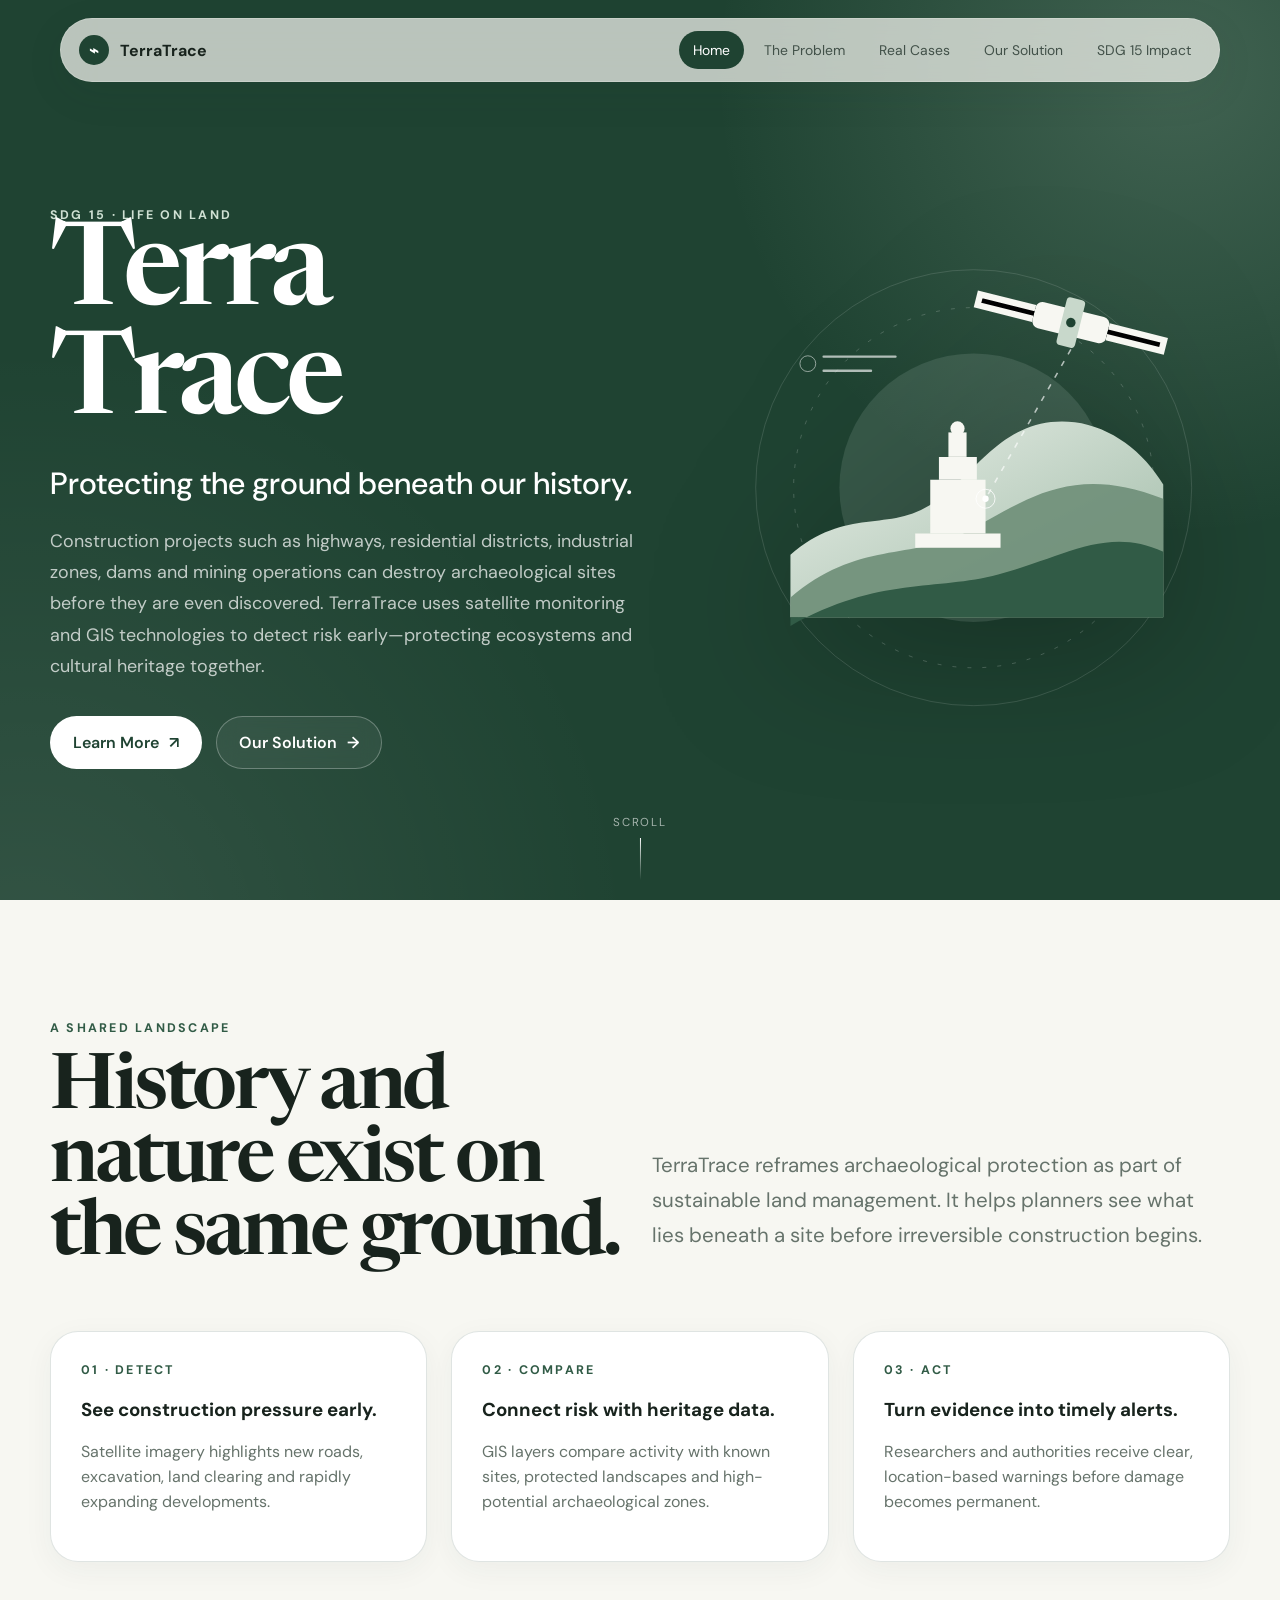
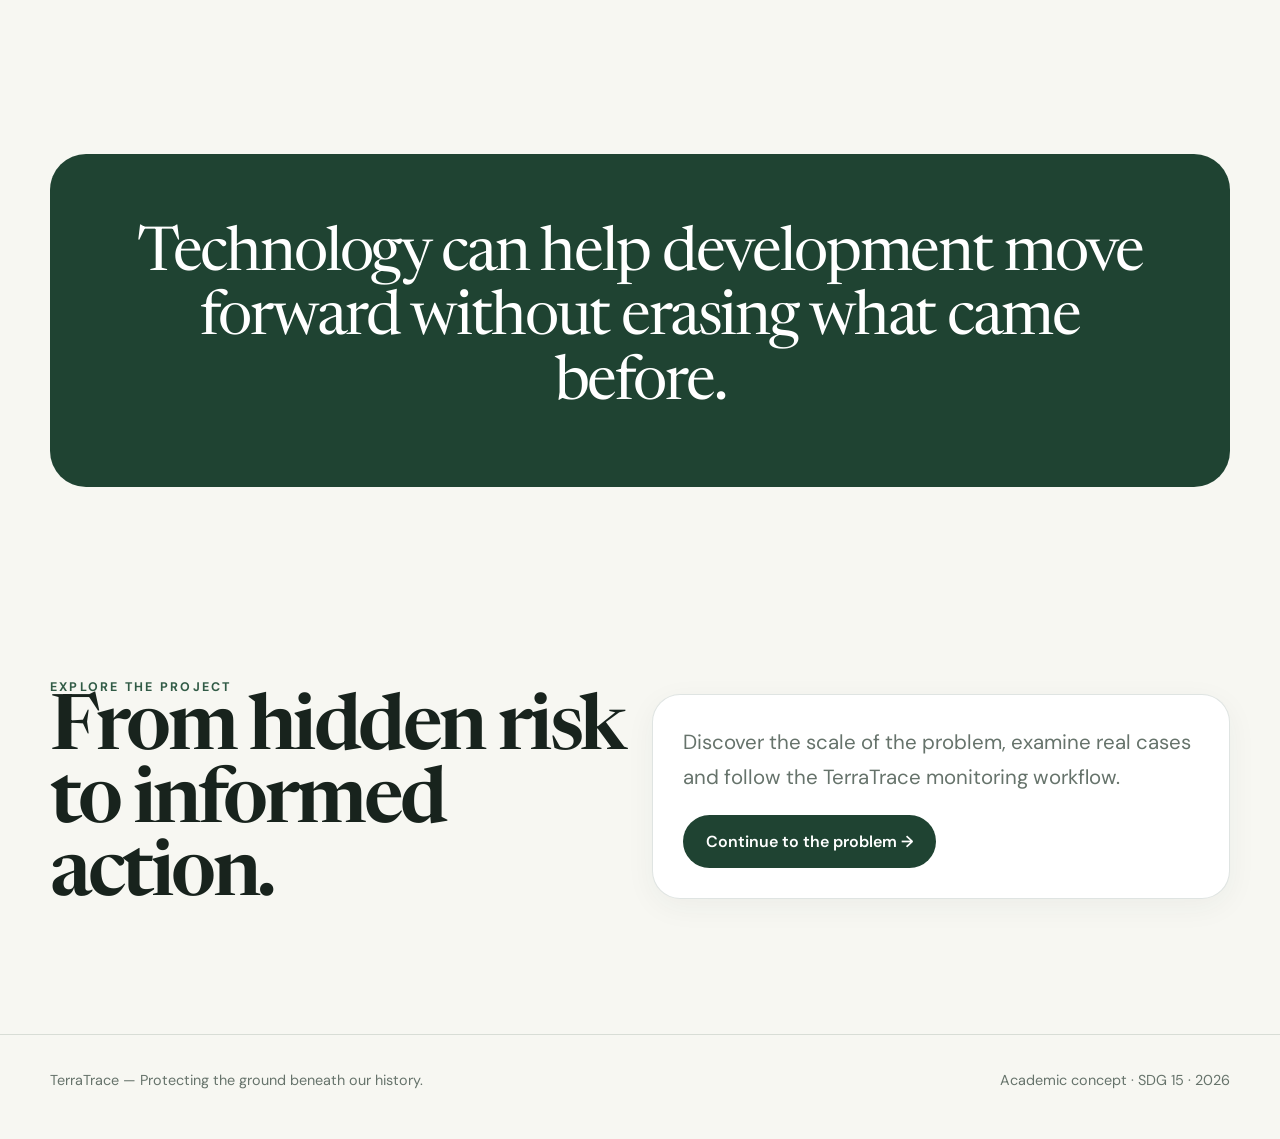
<file: index.html>
<!doctype html><html lang="en"><head><meta charset="utf-8"><meta name="viewport" content="width=device-width,initial-scale=1"><meta name="description" content="TerraTrace protects archaeological heritage through satellite monitoring and sustainable development."><title>TerraTrace — Protecting the Ground Beneath Our History</title><link rel="stylesheet" href="assets/styles.css"></head>
<body class="page-enter"><div data-header></div>
<main>
<section class="hero" id="top"><div class="container hero-grid">
<div class="hero-copy reveal visible"><div class="eyebrow">SDG 15 · Life on Land</div><h1 class="display h1">Terra<br>Trace</h1><h2 style="font-size:clamp(1.35rem,2.4vw,2.2rem);font-weight:500;margin:22px 0">Protecting the ground beneath our history.</h2><p>Construction projects such as highways, residential districts, industrial zones, dams and mining operations can destroy archaeological sites before they are even discovered. TerraTrace uses satellite monitoring and GIS technologies to detect risk early—protecting ecosystems and cultural heritage together.</p><div class="hero-actions"><a class="btn btn-light" href="problem.html">Learn More <span>↗</span></a><a class="btn btn-ghost" href="solution.html">Our Solution <span>→</span></a></div></div>
<div class="hero-art reveal visible delay-2" aria-label="Satellite monitoring an archaeological landscape">
<svg viewBox="0 0 650 650" role="img"><defs><linearGradient id="g1" x1="0" y1="0" x2="1" y2="1"><stop stop-color="#eaf0e9"/><stop offset="1" stop-color="#9db9a5"/></linearGradient><filter id="blur"><feGaussianBlur stdDeviation="16"/></filter></defs>
<circle cx="325" cy="325" r="276" fill="none" stroke="rgba(255,255,255,.16)" stroke-width="1"/><circle class="orbit" cx="325" cy="325" r="228" fill="none" stroke="rgba(255,255,255,.24)" stroke-dasharray="5 14"/>
<circle class="pulse" cx="325" cy="325" r="170" fill="rgba(222,234,224,.12)"/>
<path d="M93 410C164 348 218 383 274 344c57-39 90-112 179-102 46 6 87 37 112 79v168H93z" fill="url(#g1)"/>
<path d="M93 464c84-72 156-48 221-82 77-41 134-89 251-43v150H93z" fill="#72927c" opacity=".95"/>
<path d="M93 500c112-63 185-44 263-65 83-22 137-62 209-29v83H93z" fill="#315b46"/>
<g fill="#f7f7f2"><path d="M251 383h108v18H251z"/><path d="M270 315h70v68h-70z"/><path d="M281 286h48v29h-48z"/><path d="M293 255h23v31h-23z"/><circle cx="304.5" cy="250" r="9"/></g>
<g transform="translate(448 116) rotate(14)"><rect x="-48" y="-17" width="96" height="34" rx="9" fill="#f7f7f2"/><rect x="-12" y="-31" width="24" height="62" rx="5" fill="#c8d8cb"/><path d="M-48-7h-72v14h72m96-14h72v14H48" stroke="#f7f7f2" stroke-width="8"/><circle cx="0" cy="0" r="6" fill="#1F4332"/></g>
<path d="M448 150L340 339" stroke="#fff" stroke-width="2" stroke-dasharray="7 10" opacity=".65"/><circle cx="340" cy="339" r="12" fill="none" stroke="#fff"/><circle cx="340" cy="339" r="4" fill="#fff"/>
<g opacity=".65"><path d="M135 159h91M135 177h60" stroke="#fff" stroke-width="3" stroke-linecap="round"/><circle cx="115" cy="168" r="10" fill="none" stroke="#fff"/></g>
</svg></div></div><a class="scroll-cue" href="#overview"><span>Scroll</span><span class="scroll-line"></span></a></section>
<section class="section" id="overview"><div class="container"><div class="eyebrow reveal">A shared landscape</div><div class="grid grid-2" style="align-items:end;margin-top:18px"><h2 class="display h2 reveal">History and nature exist on the same ground.</h2><p class="lead reveal delay-1">TerraTrace reframes archaeological protection as part of sustainable land management. It helps planners see what lies beneath a site before irreversible construction begins.</p></div><div class="grid grid-3" style="margin-top:58px"><article class="card reveal"><div class="eyebrow">01 · Detect</div><h3>See construction pressure early.</h3><p class="stat-label">Satellite imagery highlights new roads, excavation, land clearing and rapidly expanding developments.</p></article><article class="card reveal delay-1"><div class="eyebrow">02 · Compare</div><h3>Connect risk with heritage data.</h3><p class="stat-label">GIS layers compare activity with known sites, protected landscapes and high-potential archaeological zones.</p></article><article class="card reveal delay-2"><div class="eyebrow">03 · Act</div><h3>Turn evidence into timely alerts.</h3><p class="stat-label">Researchers and authorities receive clear, location-based warnings before damage becomes permanent.</p></article></div></div></section>
<section class="section-sm"><div class="container"><div class="quote reveal">Technology can help development move forward without erasing what came before.</div></div></section>
<section class="section"><div class="container grid grid-2" style="align-items:center"><div class="reveal"><div class="eyebrow">Explore the project</div><h2 class="display h2">From hidden risk to informed action.</h2></div><div class="card reveal delay-1"><p class="lead" style="margin-top:0">Discover the scale of the problem, examine real cases and follow the TerraTrace monitoring workflow.</p><a class="btn btn-dark" href="problem.html">Continue to the problem →</a></div></div></section>
</main><div data-footer></div><script src="assets/components.js"></script><script src="assets/script.js"></script></body></html>
</file>
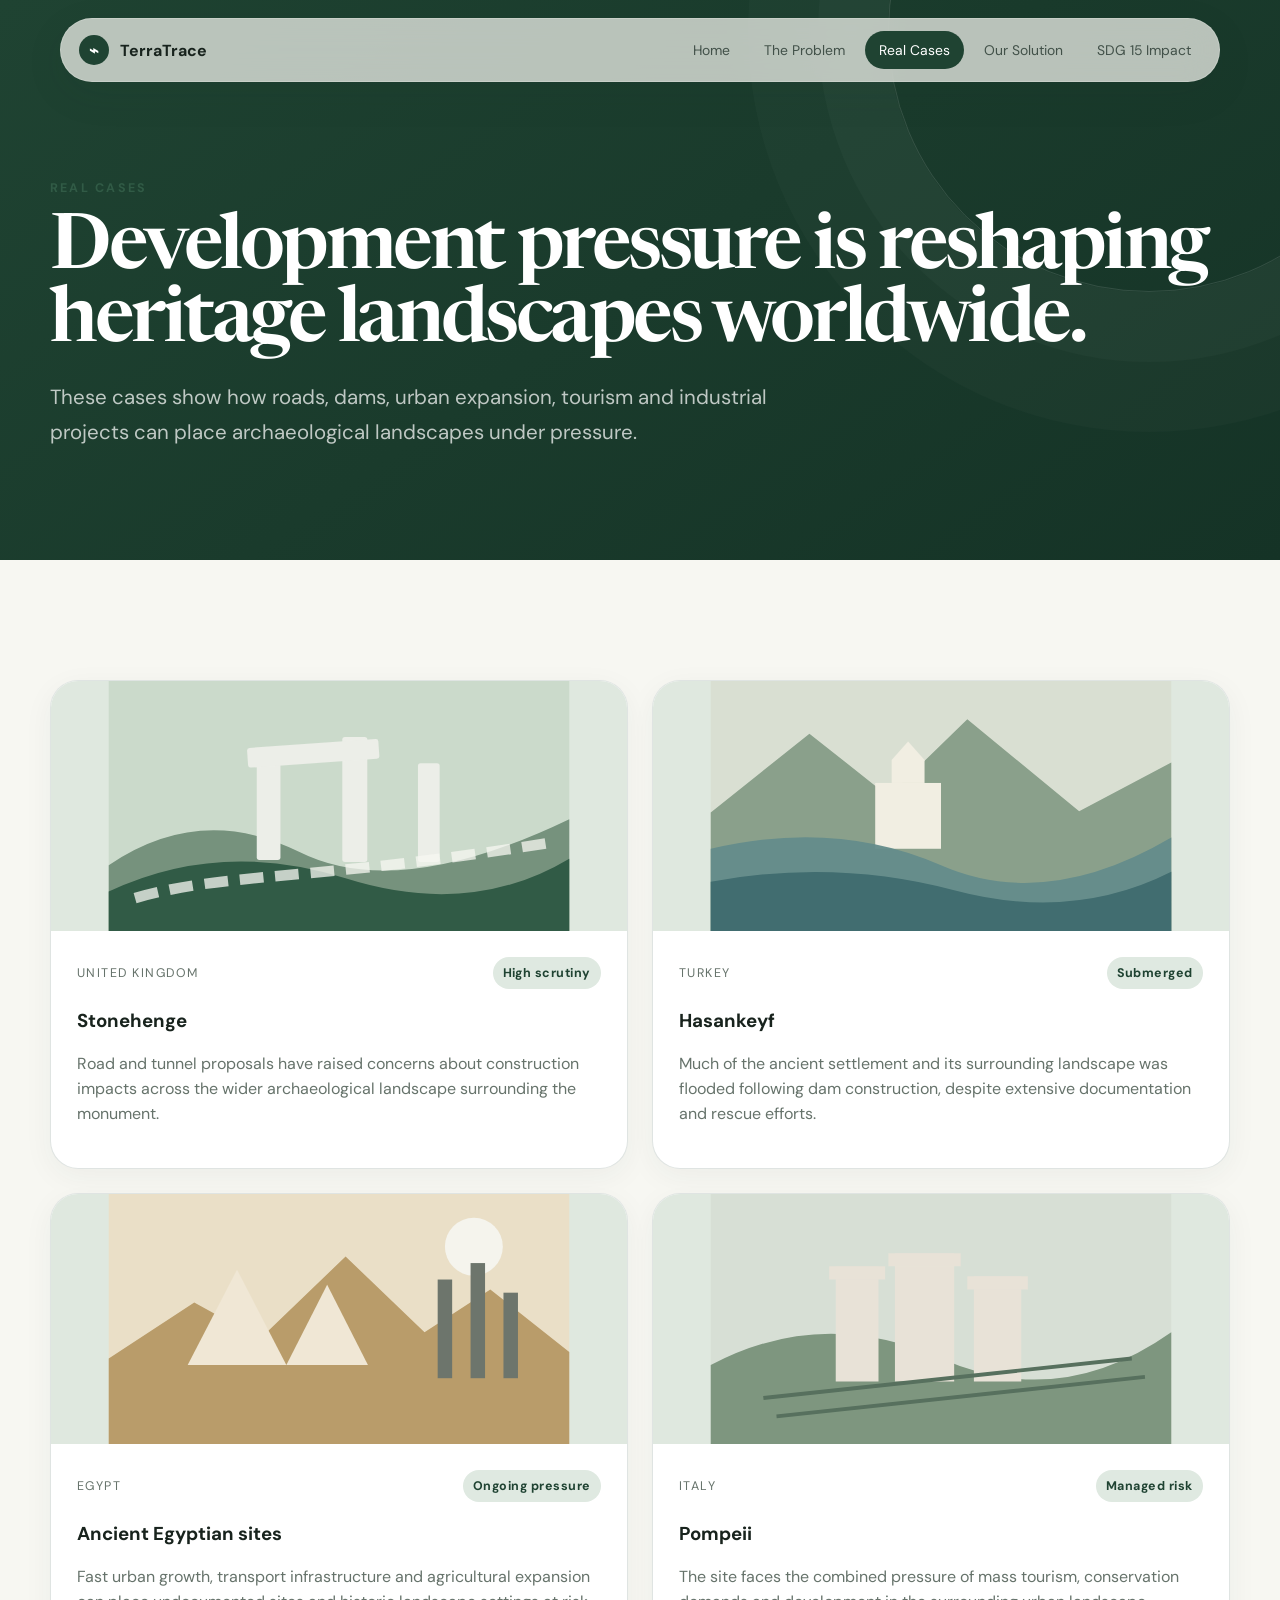
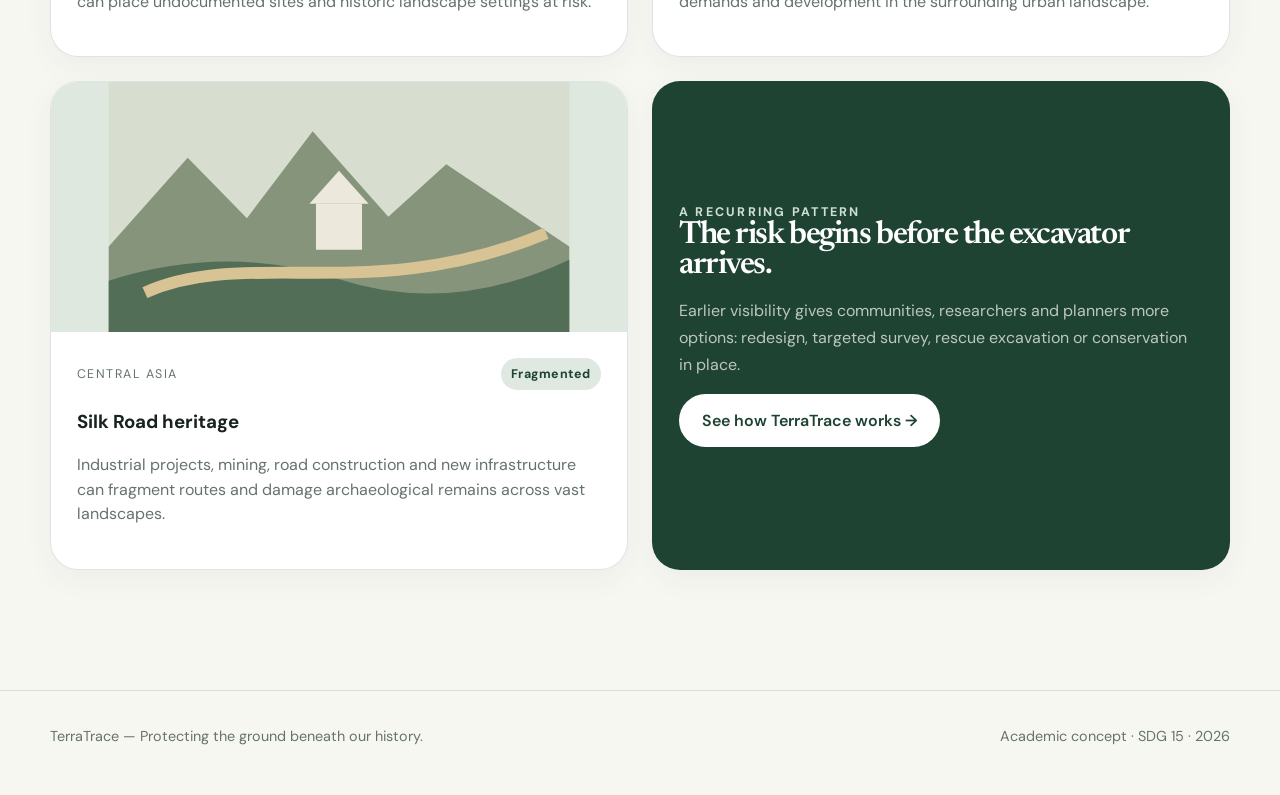
<file: cases.html>
<!doctype html><html lang="en"><head><meta charset="utf-8"><meta name="viewport" content="width=device-width,initial-scale=1"><title>Real Cases — TerraTrace</title><link rel="stylesheet" href="assets/styles.css"></head><body class="page-enter"><div data-header></div><main>
<section class="page-hero"><div class="container"><div class="eyebrow">Real Cases</div><h1 class="display h2" style="margin-top:18px">Development pressure is reshaping heritage landscapes worldwide.</h1><p class="lead">These cases show how roads, dams, urban expansion, tourism and industrial projects can place archaeological landscapes under pressure.</p></div></section>
<section class="section"><div class="container"><div class="grid grid-2">
<article class="card case-card reveal"><div class="case-visual"><svg viewBox="0 0 700 380"><rect width="700" height="380" fill="#cbdacb"/><path d="M0 280Q140 185 290 260T700 210V380H0" fill="#76927d"/><path d="M0 320Q170 240 360 300T700 270V380H0" fill="#315b46"/><g fill="#eceee8"><rect x="225" y="102" width="36" height="170" rx="4"/><rect x="355" y="85" width="38" height="190" rx="4"/><rect x="470" y="125" width="33" height="150" rx="4"/><rect x="210" y="102" width="200" height="30" rx="4" transform="rotate(-4 210 102)"/></g><path d="M40 330C180 290 305 305 670 246" stroke="#f7f7f2" stroke-width="16" fill="none" stroke-dasharray="36 18" opacity=".75"/></svg></div><div class="case-body"><div class="case-meta"><span>United Kingdom</span><span class="status">High scrutiny</span></div><h3>Stonehenge</h3><p class="stat-label">Road and tunnel proposals have raised concerns about construction impacts across the wider archaeological landscape surrounding the monument.</p></div></article>
<article class="card case-card reveal delay-1"><div class="case-visual"><svg viewBox="0 0 700 380"><rect width="700" height="380" fill="#d9dfd2"/><path d="M0 200L150 80l120 95L390 58l170 140 140-74v256H0z" fill="#8aa08b"/><g fill="#f1eee2"><rect x="250" y="155" width="100" height="100"/><rect x="275" y="120" width="50" height="35"/><path d="M275 120l25-28 25 28z"/></g><path d="M0 255Q190 210 350 280T700 238V380H0z" fill="#658d8c" opacity=".95"/><path d="M0 305Q190 270 370 318T700 290V380H0z" fill="#416d70"/></svg></div><div class="case-body"><div class="case-meta"><span>Turkey</span><span class="status">Submerged</span></div><h3>Hasankeyf</h3><p class="stat-label">Much of the ancient settlement and its surrounding landscape was flooded following dam construction, despite extensive documentation and rescue efforts.</p></div></article>
<article class="card case-card reveal"><div class="case-visual"><svg viewBox="0 0 700 380"><rect width="700" height="380" fill="#eadfc7"/><circle cx="555" cy="80" r="44" fill="#f7f7f2" opacity=".9"/><path d="M0 250l130-85 100 55 130-125 120 115 100-65 120 95v140H0z" fill="#b99c6a"/><g fill="#f0e7d5"><path d="M120 260l75-145 75 145z"/><path d="M270 260l62-122 62 122z"/></g><g fill="#6d756c"><rect x="500" y="130" width="22" height="150"/><rect x="550" y="105" width="22" height="175"/><rect x="600" y="150" width="22" height="130"/></g></svg></div><div class="case-body"><div class="case-meta"><span>Egypt</span><span class="status">Ongoing pressure</span></div><h3>Ancient Egyptian sites</h3><p class="stat-label">Fast urban growth, transport infrastructure and agricultural expansion can place undocumented sites and historic landscape settings at risk.</p></div></article>
<article class="card case-card reveal delay-1"><div class="case-visual"><svg viewBox="0 0 700 380"><rect width="700" height="380" fill="#d7dfd5"/><path d="M0 260Q170 170 350 250T700 210V380H0" fill="#7e967f"/><g fill="#e8e2d7"><rect x="190" y="110" width="65" height="175"/><rect x="280" y="90" width="90" height="195"/><rect x="400" y="125" width="72" height="160"/><path d="M180 110h85v20h-85zm90-20h110v20H270zm120 35h92v20h-92z"/></g><g stroke="#57705e" stroke-width="6"><path d="M80 310L640 250"/><path d="M100 338L660 278"/></g></svg></div><div class="case-body"><div class="case-meta"><span>Italy</span><span class="status">Managed risk</span></div><h3>Pompeii</h3><p class="stat-label">The site faces the combined pressure of mass tourism, conservation demands and development in the surrounding urban landscape.</p></div></article>
<article class="card case-card reveal"><div class="case-visual"><svg viewBox="0 0 700 380"><rect width="700" height="380" fill="#d8decf"/><path d="M0 250L120 115l90 92L310 75l115 130 88-80 187 125v130H0z" fill="#86947b"/><path d="M0 302Q180 245 350 300T700 270V380H0z" fill="#526e57"/><path d="M55 320C210 250 400 340 665 230" fill="none" stroke="#d8c394" stroke-width="18"/><g fill="#ece8dc"><rect x="315" y="185" width="70" height="70"/><path d="M305 185h90l-45-50z"/></g></svg></div><div class="case-body"><div class="case-meta"><span>Central Asia</span><span class="status">Fragmented</span></div><h3>Silk Road heritage</h3><p class="stat-label">Industrial projects, mining, road construction and new infrastructure can fragment routes and damage archaeological remains across vast landscapes.</p></div></article>
<article class="card case-card reveal delay-1" style="display:flex;align-items:center;justify-content:center;min-height:470px;background:var(--forest);color:white"><div class="case-body"><div class="eyebrow" style="color:#cfe0d3">A recurring pattern</div><h3 class="display h3">The risk begins before the excavator arrives.</h3><p style="color:rgba(255,255,255,.7);line-height:1.7">Earlier visibility gives communities, researchers and planners more options: redesign, targeted survey, rescue excavation or conservation in place.</p><a class="btn btn-light" href="solution.html">See how TerraTrace works →</a></div></article>
</div></div></section>
</main><div data-footer></div><script src="assets/components.js"></script><script src="assets/script.js"></script></body></html>
</file>
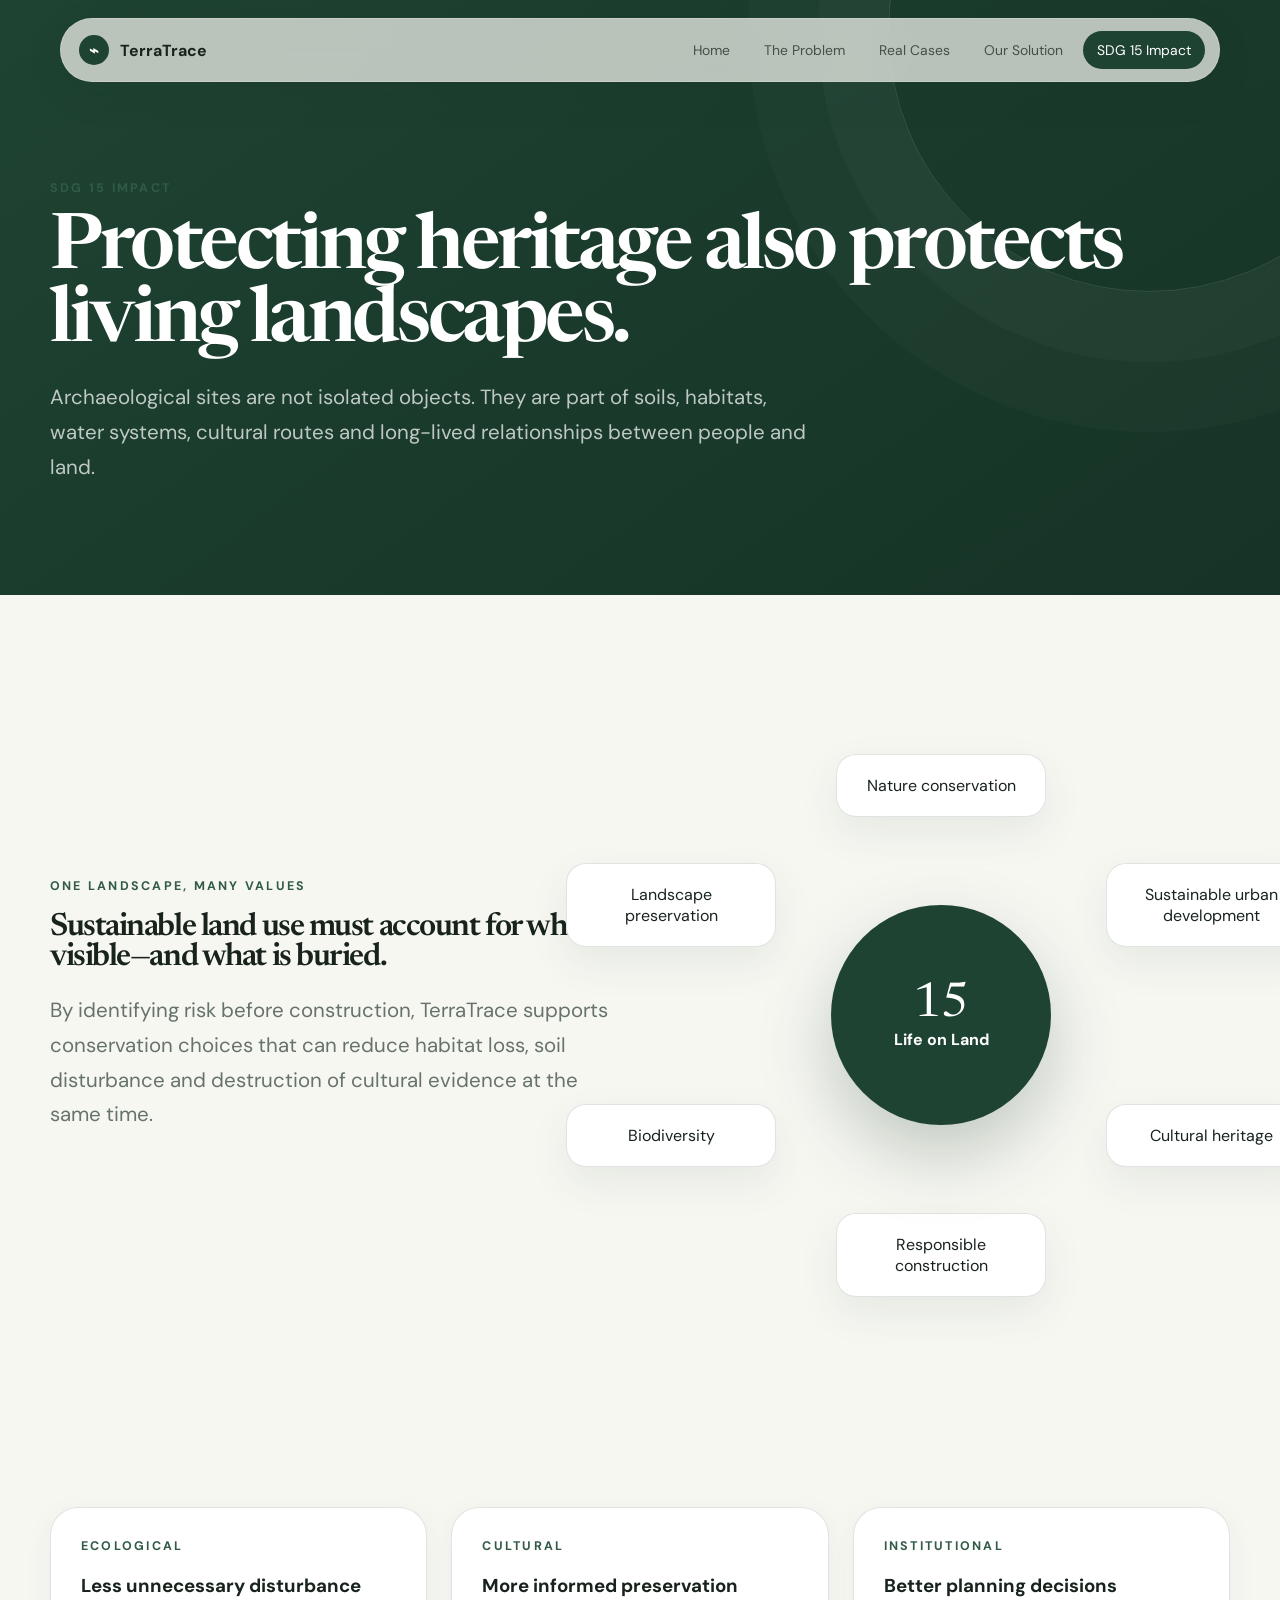
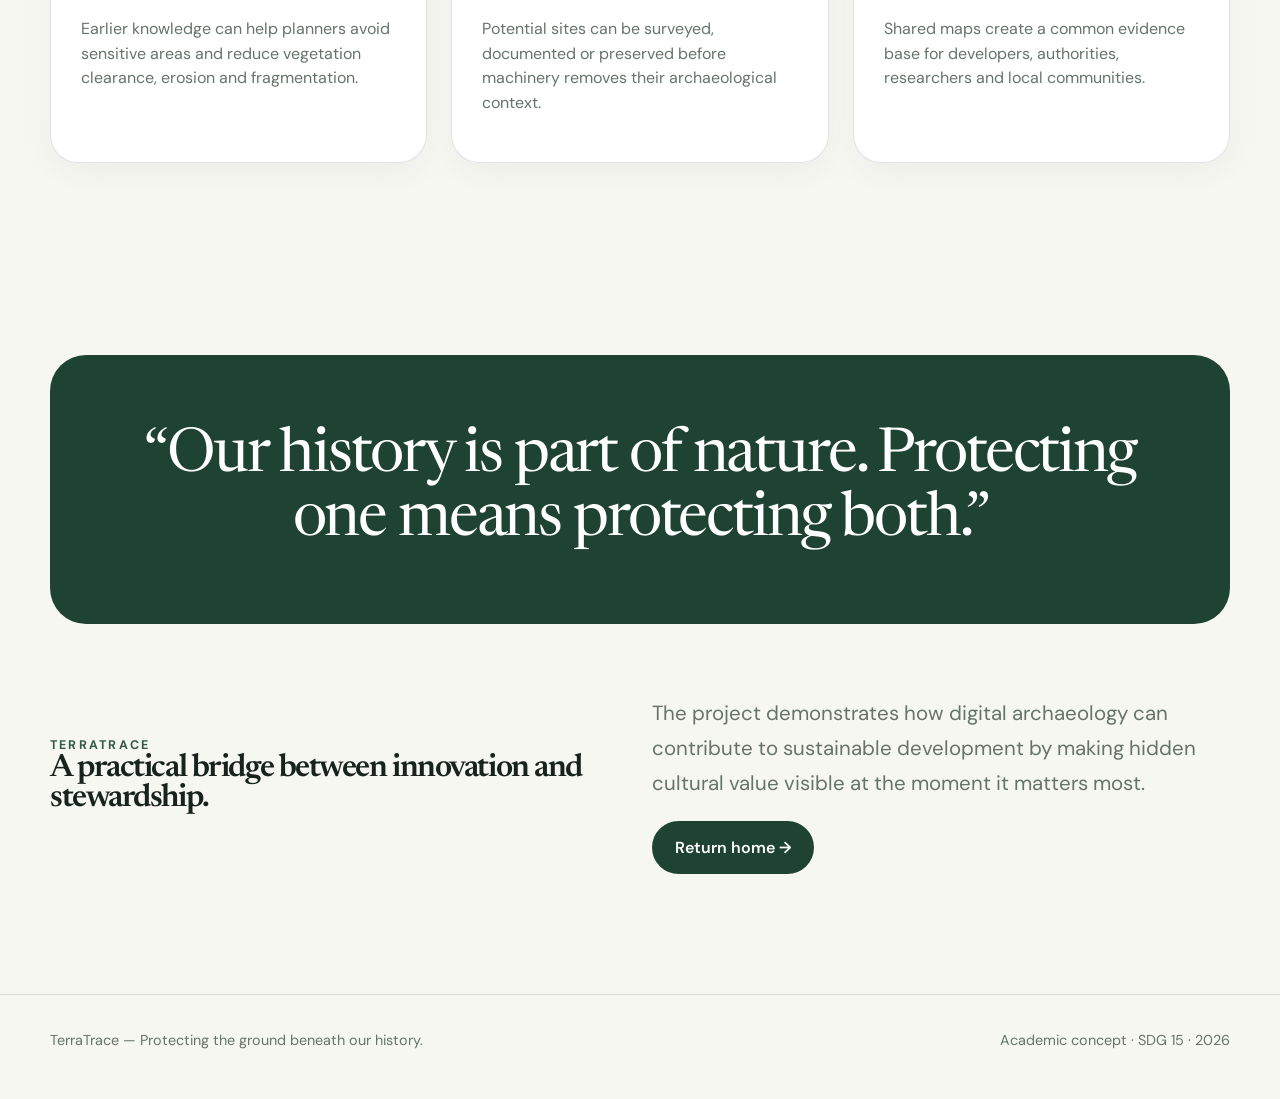
<file: impact.html>
<!doctype html><html lang="en"><head><meta charset="utf-8"><meta name="viewport" content="width=device-width,initial-scale=1"><title>SDG 15 Impact — TerraTrace</title><link rel="stylesheet" href="assets/styles.css"></head><body class="page-enter"><div data-header></div><main>
<section class="page-hero"><div class="container"><div class="eyebrow">SDG 15 Impact</div><h1 class="display h2" style="margin-top:18px">Protecting heritage also protects living landscapes.</h1><p class="lead">Archaeological sites are not isolated objects. They are part of soils, habitats, water systems, cultural routes and long-lived relationships between people and land.</p></div></section>
<section class="section"><div class="container grid grid-2" style="align-items:center"><div class="reveal"><div class="eyebrow">One landscape, many values</div><h2 class="display h3" style="margin-top:18px">Sustainable land use must account for what is visible—and what is buried.</h2><p class="lead">By identifying risk before construction, TerraTrace supports conservation choices that can reduce habitat loss, soil disturbance and destruction of cultural evidence at the same time.</p></div><div class="impact-wheel reveal delay-1"><div class="wheel-center"><div><div style="font-size:3rem;font-family:'Newsreader',serif">15</div><strong>Life on Land</strong></div></div><div class="wheel-item w1">Nature conservation</div><div class="wheel-item w2">Sustainable urban development</div><div class="wheel-item w3">Cultural heritage</div><div class="wheel-item w4">Responsible construction</div><div class="wheel-item w5">Biodiversity</div><div class="wheel-item w6">Landscape preservation</div></div></div></section>
<section class="section-sm"><div class="container"><div class="grid grid-3"><article class="card reveal"><div class="eyebrow">Ecological</div><h3>Less unnecessary disturbance</h3><p class="stat-label">Earlier knowledge can help planners avoid sensitive areas and reduce vegetation clearance, erosion and fragmentation.</p></article><article class="card reveal delay-1"><div class="eyebrow">Cultural</div><h3>More informed preservation</h3><p class="stat-label">Potential sites can be surveyed, documented or preserved before machinery removes their archaeological context.</p></article><article class="card reveal delay-2"><div class="eyebrow">Institutional</div><h3>Better planning decisions</h3><p class="stat-label">Shared maps create a common evidence base for developers, authorities, researchers and local communities.</p></article></div></div></section>
<section class="section"><div class="container"><div class="quote reveal">“Our history is part of nature. Protecting one means protecting both.”</div><div class="grid grid-2" style="margin-top:52px;align-items:center"><div><div class="eyebrow reveal">TerraTrace</div><h2 class="display h3 reveal">A practical bridge between innovation and stewardship.</h2></div><div class="reveal delay-1"><p class="lead">The project demonstrates how digital archaeology can contribute to sustainable development by making hidden cultural value visible at the moment it matters most.</p><a class="btn btn-dark" href="index.html">Return home →</a></div></div></div></section>
</main><div data-footer></div><script src="assets/components.js"></script><script src="assets/script.js"></script></body></html>
</file>
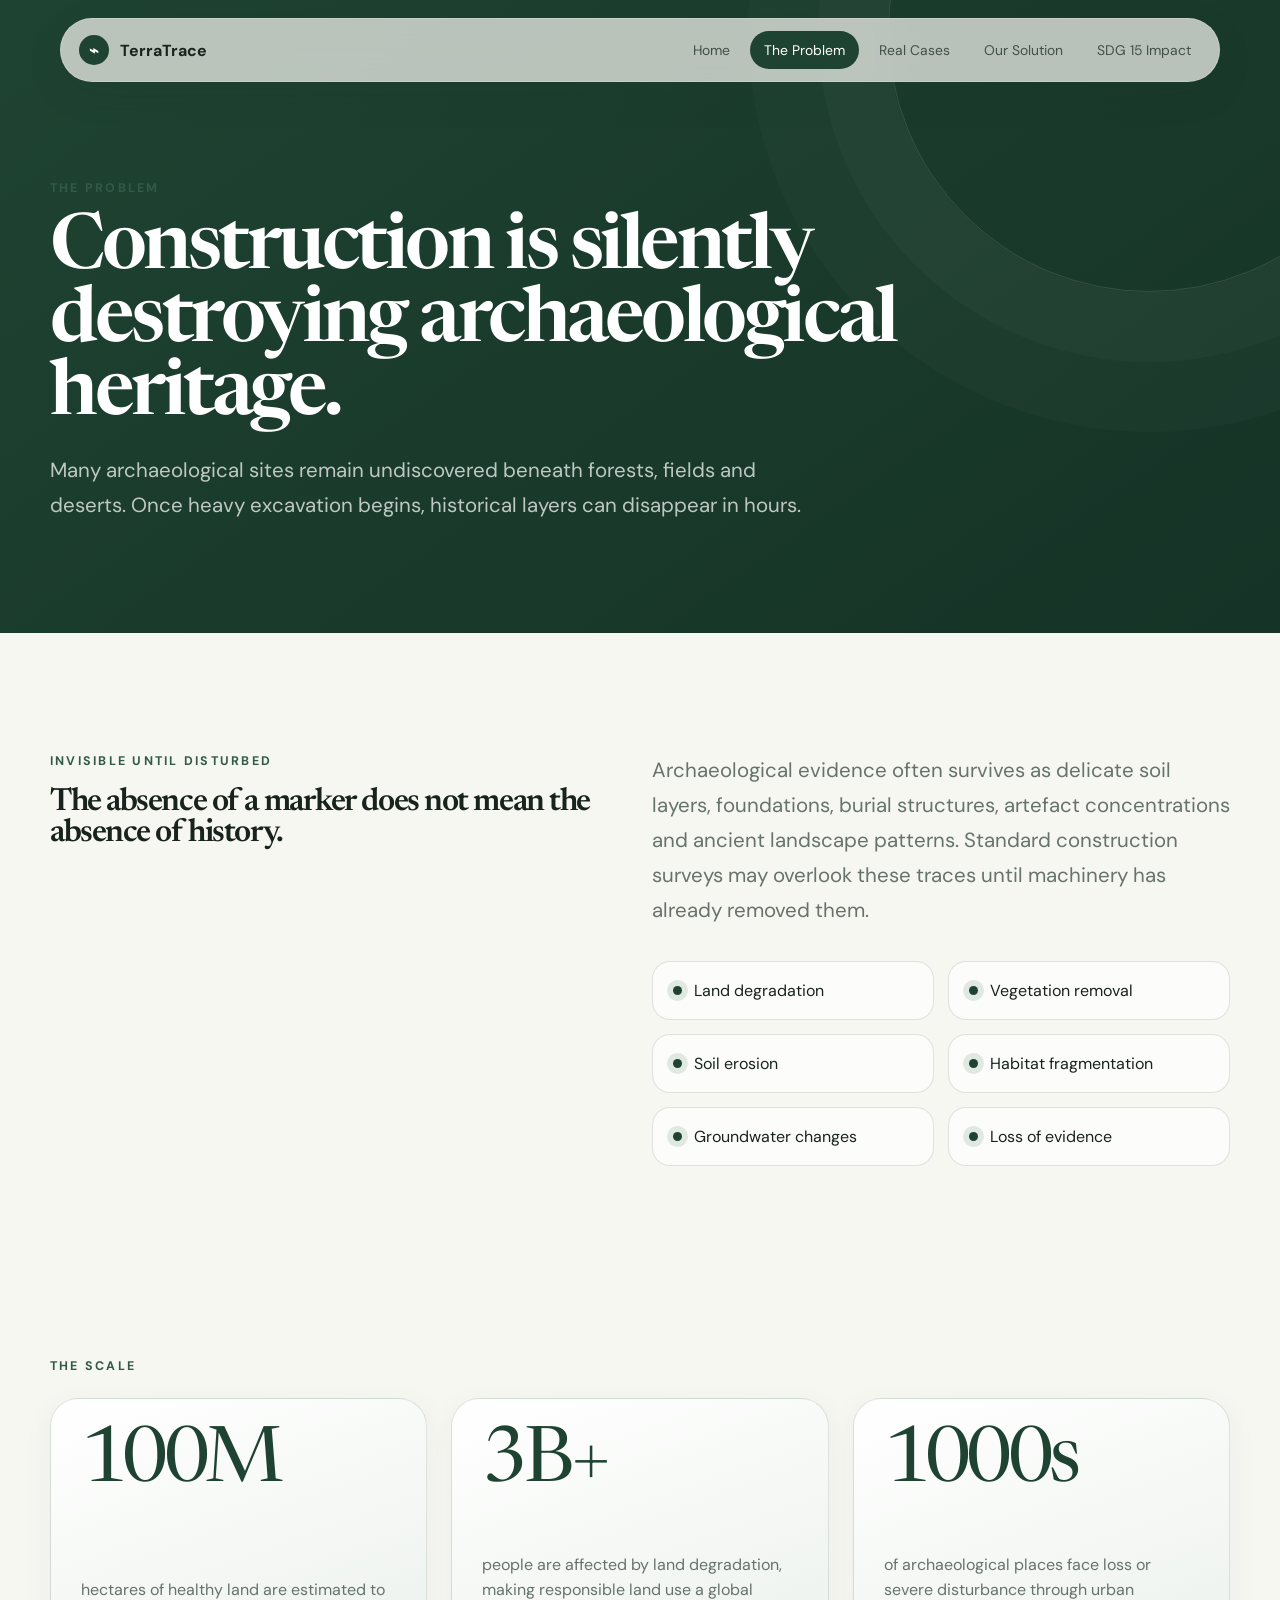
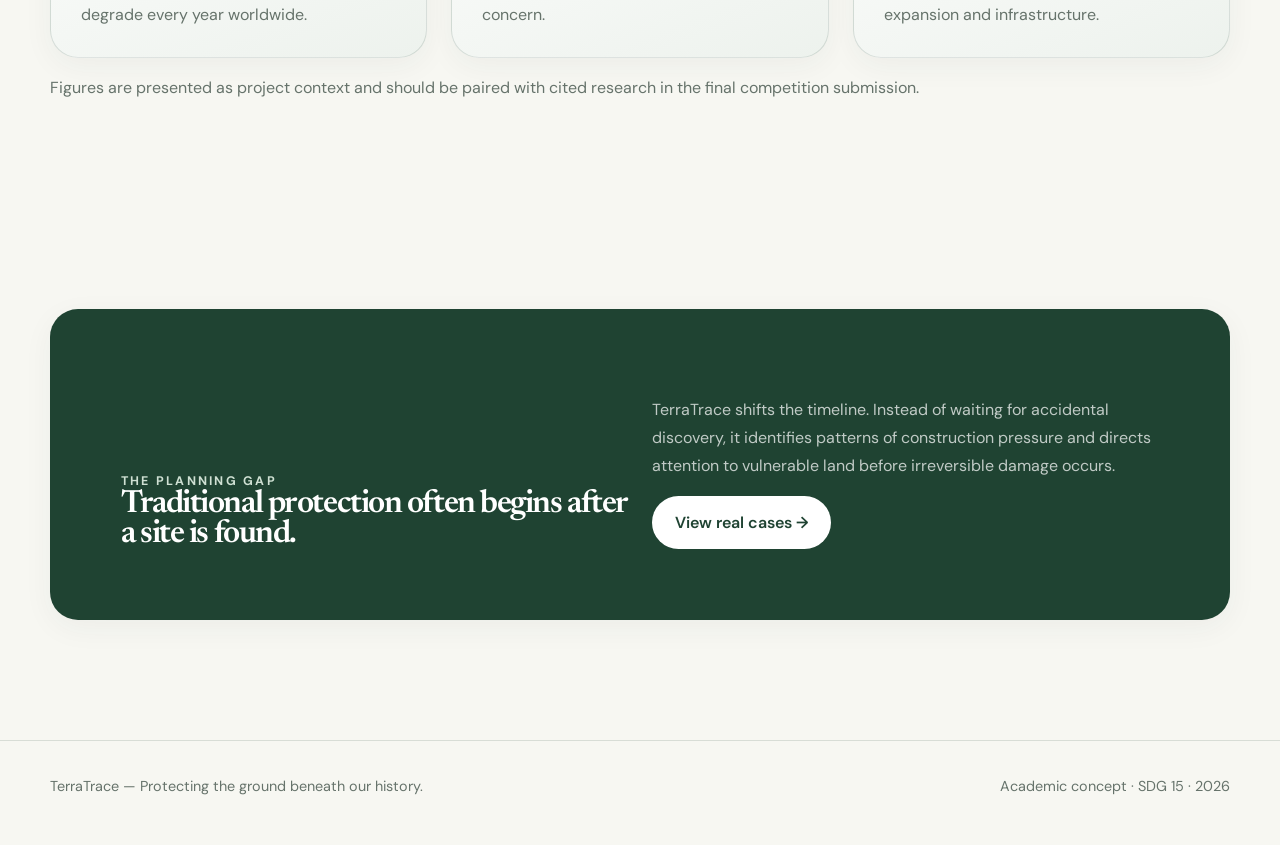
<file: problem.html>
<!doctype html><html lang="en"><head><meta charset="utf-8"><meta name="viewport" content="width=device-width,initial-scale=1"><title>The Problem — TerraTrace</title><link rel="stylesheet" href="assets/styles.css"></head><body class="page-enter"><div data-header></div><main>
<section class="page-hero"><div class="container"><div class="eyebrow">The Problem</div><h1 class="display h2" style="max-width:980px;margin-top:18px">Construction is silently destroying archaeological heritage.</h1><p class="lead">Many archaeological sites remain undiscovered beneath forests, fields and deserts. Once heavy excavation begins, historical layers can disappear in hours.</p></div></section>
<section class="section"><div class="container grid grid-2" style="align-items:start"><div><div class="eyebrow reveal">Invisible until disturbed</div><h2 class="display h3 reveal" style="margin-top:18px">The absence of a marker does not mean the absence of history.</h2></div><div class="reveal delay-1"><p class="lead" style="margin-top:0">Archaeological evidence often survives as delicate soil layers, foundations, burial structures, artefact concentrations and ancient landscape patterns. Standard construction surveys may overlook these traces until machinery has already removed them.</p><div class="feature-list"><div class="feature"><span class="dot"></span>Land degradation</div><div class="feature"><span class="dot"></span>Vegetation removal</div><div class="feature"><span class="dot"></span>Soil erosion</div><div class="feature"><span class="dot"></span>Habitat fragmentation</div><div class="feature"><span class="dot"></span>Groundwater changes</div><div class="feature"><span class="dot"></span>Loss of evidence</div></div></div></div></section>
<section class="section-sm"><div class="container"><div class="eyebrow reveal">The scale</div><div class="grid grid-3" style="margin-top:24px"><article class="card stat-card reveal"><div class="stat-number">100M</div><div class="stat-label">hectares of healthy land are estimated to degrade every year worldwide.</div></article><article class="card stat-card reveal delay-1"><div class="stat-number">3B+</div><div class="stat-label">people are affected by land degradation, making responsible land use a global concern.</div></article><article class="card stat-card reveal delay-2"><div class="stat-number">1000s</div><div class="stat-label">of archaeological places face loss or severe disturbance through urban expansion and infrastructure.</div></article></div><p class="stat-label reveal" style="margin-top:18px">Figures are presented as project context and should be paired with cited research in the final competition submission.</p></div></section>
<section class="section"><div class="container"><div class="card reveal" style="background:var(--forest);color:white;padding:clamp(30px,6vw,70px)"><div class="grid grid-2" style="align-items:end"><div><div class="eyebrow" style="color:#cfe0d3">The planning gap</div><h2 class="display h3">Traditional protection often begins after a site is found.</h2></div><div><p style="color:rgba(255,255,255,.72);line-height:1.75">TerraTrace shifts the timeline. Instead of waiting for accidental discovery, it identifies patterns of construction pressure and directs attention to vulnerable land before irreversible damage occurs.</p><a class="btn btn-light" href="cases.html">View real cases →</a></div></div></div></div></section>
</main><div data-footer></div><script src="assets/components.js"></script><script src="assets/script.js"></script></body></html>
</file>
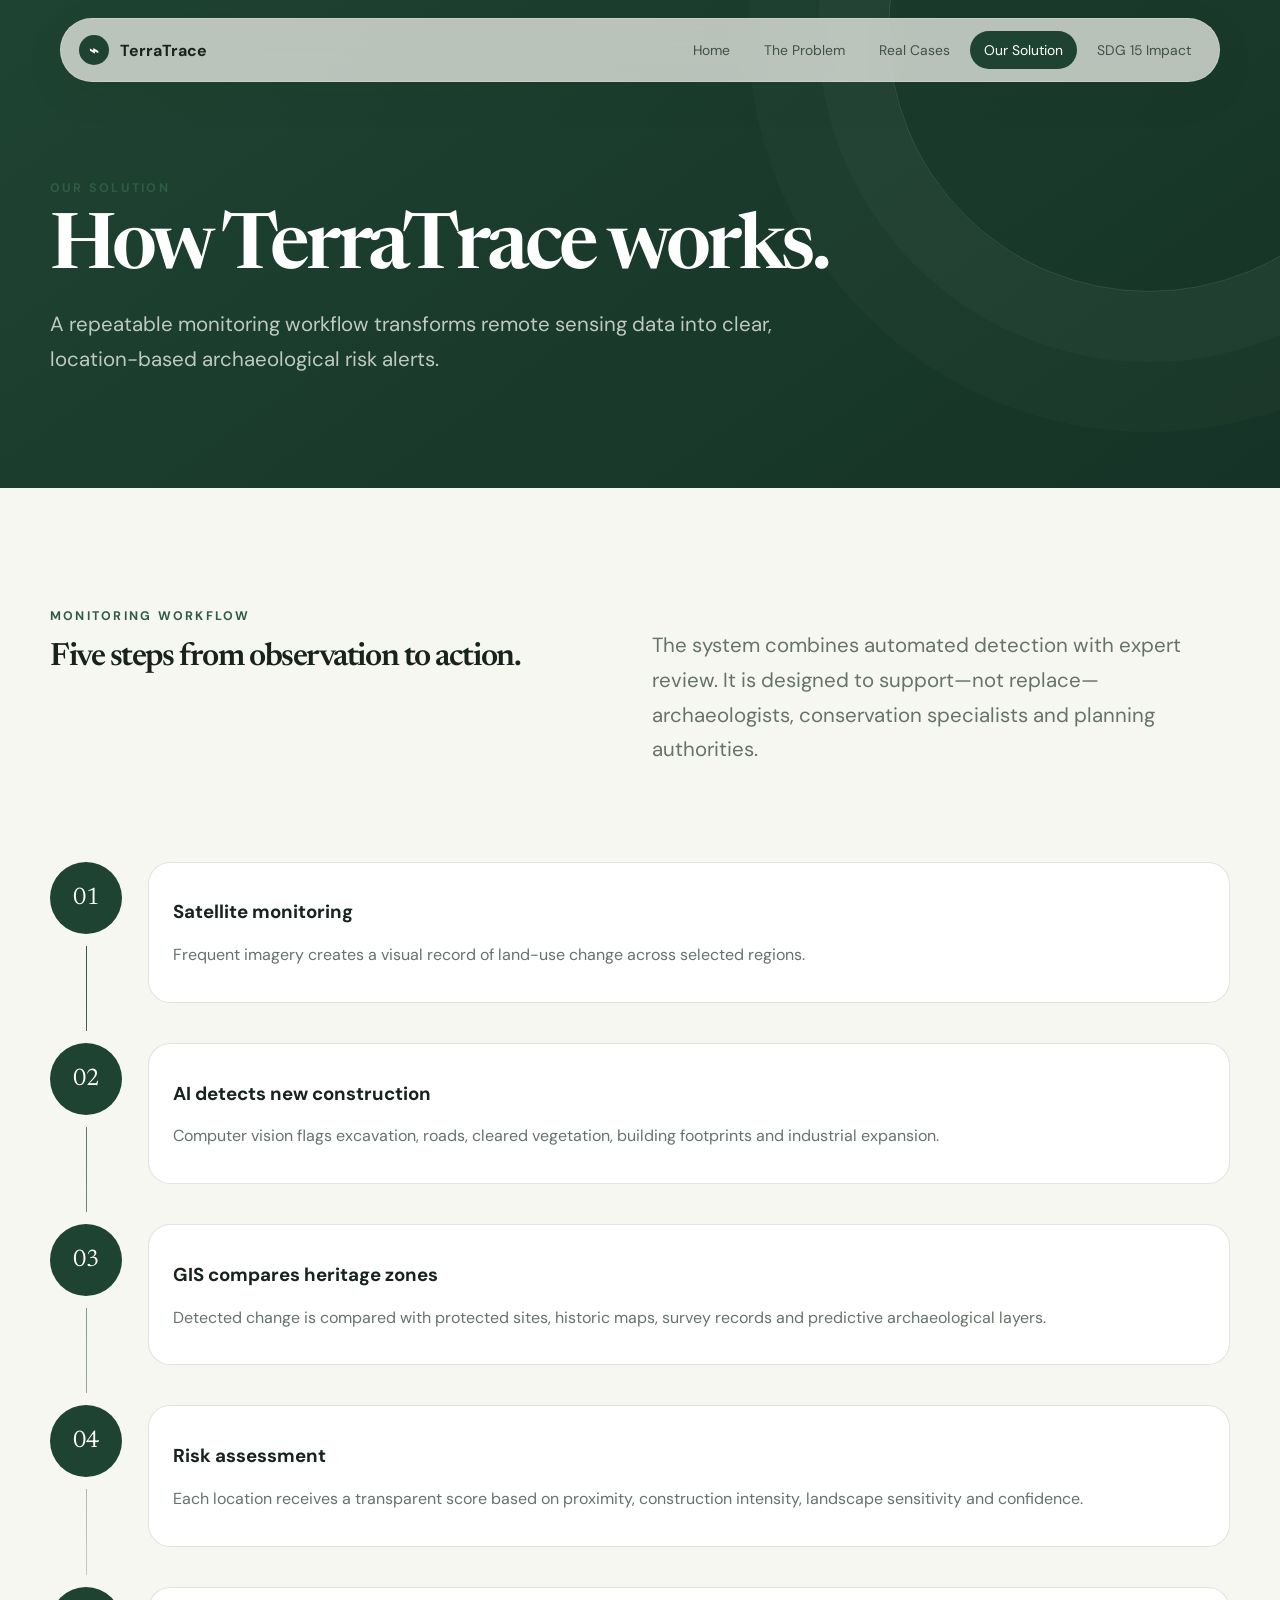
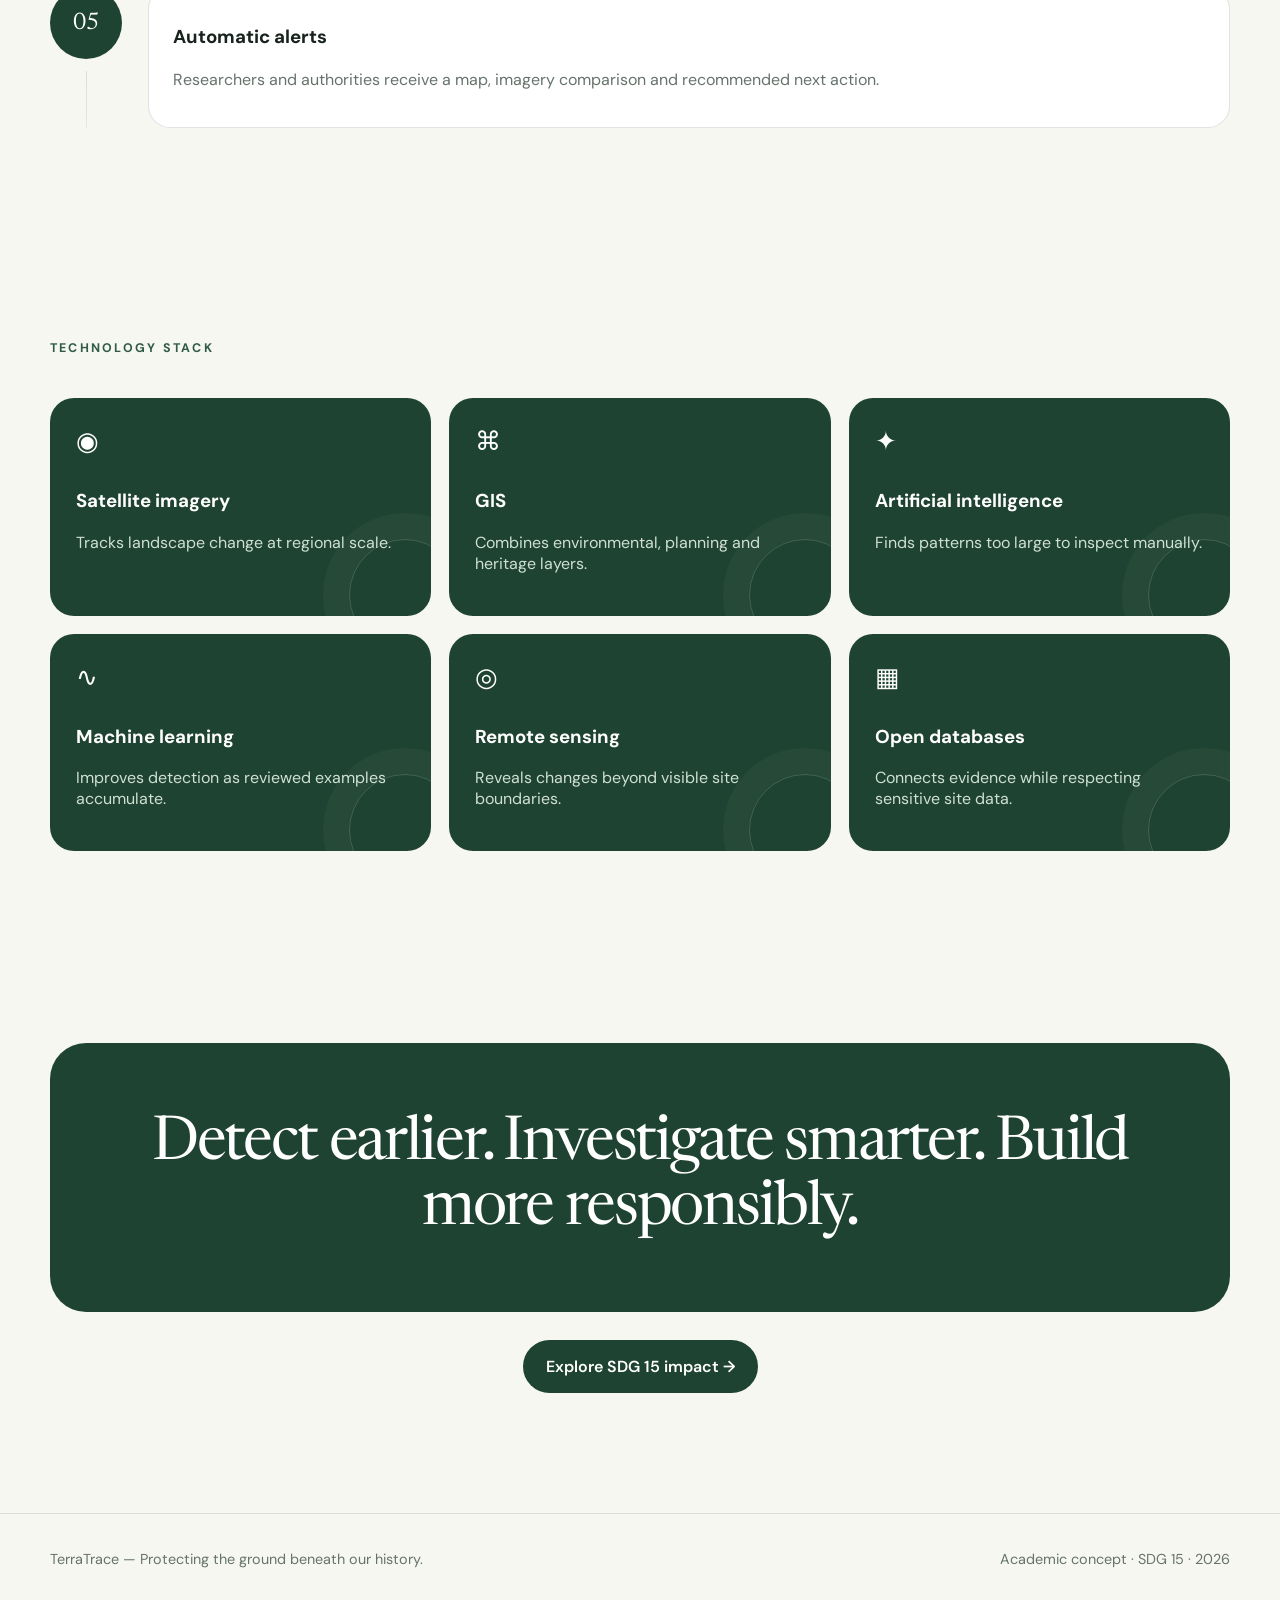
<file: solution.html>
<!doctype html><html lang="en"><head><meta charset="utf-8"><meta name="viewport" content="width=device-width,initial-scale=1"><title>Our Solution — TerraTrace</title><link rel="stylesheet" href="assets/styles.css"></head><body class="page-enter"><div data-header></div><main>
<section class="page-hero"><div class="container"><div class="eyebrow">Our Solution</div><h1 class="display h2" style="margin-top:18px">How TerraTrace works.</h1><p class="lead">A repeatable monitoring workflow transforms remote sensing data into clear, location-based archaeological risk alerts.</p></div></section>
<section class="section"><div class="container"><div class="grid grid-2"><div><div class="eyebrow reveal">Monitoring workflow</div><h2 class="display h3 reveal" style="margin-top:18px">Five steps from observation to action.</h2></div><p class="lead reveal delay-1">The system combines automated detection with expert review. It is designed to support—not replace—archaeologists, conservation specialists and planning authorities.</p></div><div class="timeline">
<div class="step reveal"><div class="step-num">01</div><div class="step-content"><h3>Satellite monitoring</h3><p class="stat-label">Frequent imagery creates a visual record of land-use change across selected regions.</p></div></div>
<div class="step reveal"><div class="step-num">02</div><div class="step-content"><h3>AI detects new construction</h3><p class="stat-label">Computer vision flags excavation, roads, cleared vegetation, building footprints and industrial expansion.</p></div></div>
<div class="step reveal"><div class="step-num">03</div><div class="step-content"><h3>GIS compares heritage zones</h3><p class="stat-label">Detected change is compared with protected sites, historic maps, survey records and predictive archaeological layers.</p></div></div>
<div class="step reveal"><div class="step-num">04</div><div class="step-content"><h3>Risk assessment</h3><p class="stat-label">Each location receives a transparent score based on proximity, construction intensity, landscape sensitivity and confidence.</p></div></div>
<div class="step reveal"><div class="step-num">05</div><div class="step-content"><h3>Automatic alerts</h3><p class="stat-label">Researchers and authorities receive a map, imagery comparison and recommended next action.</p></div></div>
</div></div></section>
<section class="section-sm"><div class="container"><div class="eyebrow reveal">Technology stack</div><div class="tech-grid"><div class="tech reveal"><div class="tech-icon">◉</div><h3>Satellite imagery</h3><p style="color:#cfe0d3">Tracks landscape change at regional scale.</p></div><div class="tech reveal delay-1"><div class="tech-icon">⌘</div><h3>GIS</h3><p style="color:#cfe0d3">Combines environmental, planning and heritage layers.</p></div><div class="tech reveal delay-2"><div class="tech-icon">✦</div><h3>Artificial intelligence</h3><p style="color:#cfe0d3">Finds patterns too large to inspect manually.</p></div><div class="tech reveal"><div class="tech-icon">∿</div><h3>Machine learning</h3><p style="color:#cfe0d3">Improves detection as reviewed examples accumulate.</p></div><div class="tech reveal delay-1"><div class="tech-icon">◎</div><h3>Remote sensing</h3><p style="color:#cfe0d3">Reveals changes beyond visible site boundaries.</p></div><div class="tech reveal delay-2"><div class="tech-icon">▦</div><h3>Open databases</h3><p style="color:#cfe0d3">Connects evidence while respecting sensitive site data.</p></div></div></div></section>
<section class="section"><div class="container"><div class="quote reveal">Detect earlier. Investigate smarter. Build more responsibly.</div><div style="text-align:center;margin-top:28px"><a class="btn btn-dark" href="impact.html">Explore SDG 15 impact →</a></div></div></section>
</main><div data-footer></div><script src="assets/components.js"></script><script src="assets/script.js"></script></body></html>
</file>
<file: assets/styles.css>
@import url('https://fonts.googleapis.com/css2?family=DM+Sans:wght@400;500;600;700&family=Newsreader:opsz,wght@6..72,500;6..72,600&display=swap');

:root{
  --forest:#1F4332;
  --forest-2:#153326;
  --forest-3:#315b46;
  --sage:#b8cbbd;
  --mint:#dfe9e1;
  --paper:#F7F7F2;
  --white:#fff;
  --ink:#18231d;
  --muted:#66736b;
  --line:rgba(31,67,50,.14);
  --shadow:0 24px 80px rgba(22,51,38,.13);
  --radius:28px;
  --ease:cubic-bezier(.2,.75,.25,1);
}

*{box-sizing:border-box}
html{scroll-behavior:smooth}
body{
  margin:0;
  font-family:'DM Sans',sans-serif;
  background:var(--paper);
  color:var(--ink);
  -webkit-font-smoothing:antialiased;
}
body.is-leaving{opacity:0;transform:translateY(8px);transition:.45s var(--ease)}
a{color:inherit;text-decoration:none}
img,svg{display:block;max-width:100%}
button{font:inherit}

.container{width:min(1180px,calc(100% - 40px));margin-inline:auto}
.section{padding:120px 0}
.section-sm{padding:72px 0}
.eyebrow{font-size:.78rem;letter-spacing:.18em;text-transform:uppercase;font-weight:700;color:var(--forest-3)}
.display{font-family:'Newsreader',serif;font-weight:600;letter-spacing:-.045em;line-height:.95;margin:0}
.h1{font-size:clamp(4rem,9vw,8.8rem)}
.h2{font-size:clamp(3rem,6vw,6rem)}
.h3{font-size:clamp(1.55rem,2.5vw,2.3rem)}
.lead{font-size:clamp(1.05rem,1.6vw,1.35rem);line-height:1.7;color:var(--muted);max-width:760px}
.grid{display:grid;gap:24px}
.grid-2{grid-template-columns:repeat(2,minmax(0,1fr))}
.grid-3{grid-template-columns:repeat(3,minmax(0,1fr))}

.site-header{
  position:fixed;z-index:50;top:18px;left:50%;transform:translateX(-50%);
  width:min(1160px,calc(100% - 28px));
  padding:12px 14px 12px 18px;
  border:1px solid rgba(255,255,255,.2);
  background:rgba(247,247,242,.72);backdrop-filter:blur(18px);
  border-radius:999px;display:flex;align-items:center;justify-content:space-between;
  box-shadow:0 12px 40px rgba(22,51,38,.08);
}
.brand{display:flex;align-items:center;gap:11px;font-weight:700}
.brand-mark{width:30px;height:30px;border-radius:50%;background:var(--forest);display:grid;place-items:center;color:white}
.nav{display:flex;align-items:center;gap:6px}
.nav a{padding:10px 14px;border-radius:999px;font-size:.87rem;color:#425149;transition:.25s}
.nav a:hover,.nav a.active{background:var(--forest);color:white}
.menu-btn{display:none;border:0;background:var(--forest);color:white;width:42px;height:42px;border-radius:50%}

.hero{
  min-height:100vh;padding:130px 0 54px;background:var(--forest);color:white;
  position:relative;overflow:hidden;display:flex;align-items:center;
}
.hero:before{content:"";position:absolute;inset:-20% -10%;background:
 radial-gradient(circle at 85% 20%,rgba(185,211,192,.22),transparent 28%),
 radial-gradient(circle at 10% 90%,rgba(255,255,255,.09),transparent 34%)}
.hero-grid{position:relative;display:grid;grid-template-columns:1.08fr .92fr;gap:64px;align-items:center}
.hero .eyebrow{color:#cfe0d3}
.hero-copy p{color:rgba(255,255,255,.72);max-width:640px;font-size:1.12rem;line-height:1.75}
.hero-actions{display:flex;gap:14px;flex-wrap:wrap;margin-top:34px}
.btn{display:inline-flex;align-items:center;justify-content:center;gap:10px;padding:15px 22px;border-radius:999px;font-weight:600;transition:.3s var(--ease);border:1px solid transparent}
.btn:hover{transform:translateY(-3px)}
.btn-light{background:white;color:var(--forest)}
.btn-ghost{border-color:rgba(255,255,255,.28);color:white;background:rgba(255,255,255,.06);backdrop-filter:blur(10px)}
.btn-dark{background:var(--forest);color:white}
.hero-art{position:relative;filter:drop-shadow(0 30px 70px rgba(0,0,0,.28))}
.hero-art .orbit{animation:spin 18s linear infinite;transform-origin:center}
.hero-art .pulse{animation:pulse 2.8s ease-in-out infinite}
@keyframes spin{to{transform:rotate(360deg)}}
@keyframes pulse{50%{opacity:.35;transform:scale(1.06)}}
.scroll-cue{position:absolute;left:50%;bottom:20px;transform:translateX(-50%);font-size:.72rem;letter-spacing:.16em;text-transform:uppercase;color:rgba(255,255,255,.6);display:grid;place-items:center;gap:8px}
.scroll-line{width:1px;height:42px;background:linear-gradient(white,transparent);animation:scrollLine 1.8s infinite}
@keyframes scrollLine{0%{transform:scaleY(.2);transform-origin:top}50%{transform:scaleY(1)}100%{transform:scaleY(.2);transform-origin:bottom}}

.page-hero{padding:180px 0 90px;background:linear-gradient(145deg,var(--forest),var(--forest-2));color:white;position:relative;overflow:hidden}
.page-hero:after{content:"";position:absolute;width:520px;height:520px;border:1px solid rgba(255,255,255,.12);border-radius:50%;right:-130px;top:-230px;box-shadow:0 0 0 70px rgba(255,255,255,.025),0 0 0 140px rgba(255,255,255,.018)}
.page-hero .lead{color:rgba(255,255,255,.72)}

.card{background:white;border:1px solid var(--line);border-radius:var(--radius);padding:30px;box-shadow:0 8px 30px rgba(31,67,50,.05);transition:.35s var(--ease)}
.card:hover{transform:translateY(-7px);box-shadow:var(--shadow)}
.stat-card{min-height:260px;display:flex;flex-direction:column;justify-content:space-between;background:linear-gradient(160deg,#fff,#edf2ed)}
.stat-number{font-family:'Newsreader',serif;font-size:clamp(3rem,6vw,5.6rem);letter-spacing:-.06em;color:var(--forest);line-height:.9}
.stat-label{color:var(--muted);line-height:1.55}
.feature-list{display:grid;grid-template-columns:repeat(2,minmax(0,1fr));gap:14px;margin-top:34px}
.feature{padding:18px 20px;border:1px solid var(--line);border-radius:18px;background:rgba(255,255,255,.65);display:flex;gap:12px;align-items:center}
.dot{width:9px;height:9px;border-radius:50%;background:var(--forest);box-shadow:0 0 0 6px var(--mint)}

.case-card{overflow:hidden;padding:0}
.case-visual{height:250px;background:#dfe8df;position:relative;overflow:hidden}
.case-visual svg{width:100%;height:100%;object-fit:cover;transition:.6s var(--ease)}
.case-card:hover .case-visual svg{transform:scale(1.04)}
.case-body{padding:26px}
.case-meta{display:flex;justify-content:space-between;gap:12px;align-items:center;margin-bottom:16px;font-size:.78rem;text-transform:uppercase;letter-spacing:.12em;color:var(--muted)}
.status{padding:8px 10px;border-radius:999px;background:var(--mint);color:var(--forest);font-weight:700;letter-spacing:.04em;text-transform:none}

.timeline{position:relative;margin-top:54px}
.timeline:before{content:"";position:absolute;left:36px;top:20px;bottom:20px;width:1px;background:linear-gradient(var(--forest),rgba(31,67,50,.08))}
.step{display:grid;grid-template-columns:72px 1fr;gap:26px;padding:20px 0;position:relative}
.step-num{width:72px;height:72px;border-radius:50%;display:grid;place-items:center;background:var(--forest);color:white;font-family:'Newsreader',serif;font-size:1.5rem;box-shadow:0 0 0 12px var(--paper);z-index:1}
.step-content{padding:18px 24px;border-radius:22px;background:white;border:1px solid var(--line)}
.tech-grid{display:grid;grid-template-columns:repeat(3,minmax(0,1fr));gap:18px;margin-top:42px}
.tech{padding:26px;border-radius:24px;background:var(--forest);color:white;min-height:180px;position:relative;overflow:hidden}
.tech:after{content:"";position:absolute;width:110px;height:110px;border-radius:50%;border:1px solid rgba(255,255,255,.16);right:-30px;bottom:-35px;box-shadow:0 0 0 26px rgba(255,255,255,.03)}
.tech-icon{font-size:1.65rem;margin-bottom:30px}

.impact-wheel{min-height:600px;display:grid;place-items:center;position:relative}
.wheel-center{width:220px;height:220px;border-radius:50%;background:var(--forest);color:white;display:grid;place-items:center;text-align:center;padding:28px;box-shadow:0 30px 70px rgba(31,67,50,.25);z-index:2}
.wheel-item{position:absolute;width:210px;padding:20px;border-radius:20px;background:white;border:1px solid var(--line);box-shadow:0 16px 40px rgba(31,67,50,.08);text-align:center}
.w1{transform:translateY(-230px)}.w2{transform:translate(270px,-110px)}.w3{transform:translate(270px,120px)}.w4{transform:translateY(240px)}.w5{transform:translate(-270px,120px)}.w6{transform:translate(-270px,-110px)}
.quote{padding:70px;border-radius:36px;background:var(--forest);color:white;text-align:center;font-family:'Newsreader',serif;font-size:clamp(2.2rem,4.8vw,4.8rem);line-height:1.05;letter-spacing:-.035em}

footer{padding:36px 0 50px;border-top:1px solid var(--line);color:var(--muted);font-size:.9rem}
.footer-inner{display:flex;justify-content:space-between;gap:24px;align-items:center}

.reveal{opacity:0;transform:translateY(28px);transition:opacity .8s var(--ease),transform .8s var(--ease)}
.reveal.visible{opacity:1;transform:none}
.delay-1{transition-delay:.08s}.delay-2{transition-delay:.16s}.delay-3{transition-delay:.24s}
.page-enter{animation:pageEnter .7s var(--ease) both}
@keyframes pageEnter{from{opacity:0;transform:translateY(16px)}to{opacity:1;transform:none}}

@media(max-width:900px){
  .nav{display:none;position:absolute;top:68px;left:0;right:0;padding:12px;background:rgba(247,247,242,.96);border-radius:24px;box-shadow:var(--shadow);flex-direction:column;align-items:stretch}
  .nav.open{display:flex}.nav a{text-align:center}.menu-btn{display:block}
  .hero-grid,.grid-2{grid-template-columns:1fr}.hero-art{max-width:620px;margin-inline:auto}.hero-copy{padding-top:40px}
  .grid-3,.tech-grid{grid-template-columns:1fr 1fr}
  .impact-wheel{display:grid;grid-template-columns:1fr 1fr;gap:16px;min-height:auto}.wheel-center,.wheel-item{position:static;transform:none;width:auto;height:auto;min-height:150px}.wheel-center{grid-column:1/-1;border-radius:28px}
}
@media(max-width:620px){
  .container{width:min(100% - 24px,1180px)}.section{padding:82px 0}.section-sm{padding:54px 0}
  .site-header{top:10px}.brand span:last-child{display:none}
  .hero{padding-top:108px}.hero-grid{gap:24px}.hero-actions{flex-direction:column}.btn{width:100%}
  .grid-3,.tech-grid,.feature-list,.impact-wheel{grid-template-columns:1fr}
  .wheel-center{grid-column:auto}.card{padding:22px}.case-card{padding:0}.quote{padding:42px 24px}
  .timeline:before{left:25px}.step{grid-template-columns:50px 1fr;gap:16px}.step-num{width:50px;height:50px;font-size:1.1rem;box-shadow:0 0 0 8px var(--paper)}
  .footer-inner{flex-direction:column;align-items:flex-start}
}
</file>
